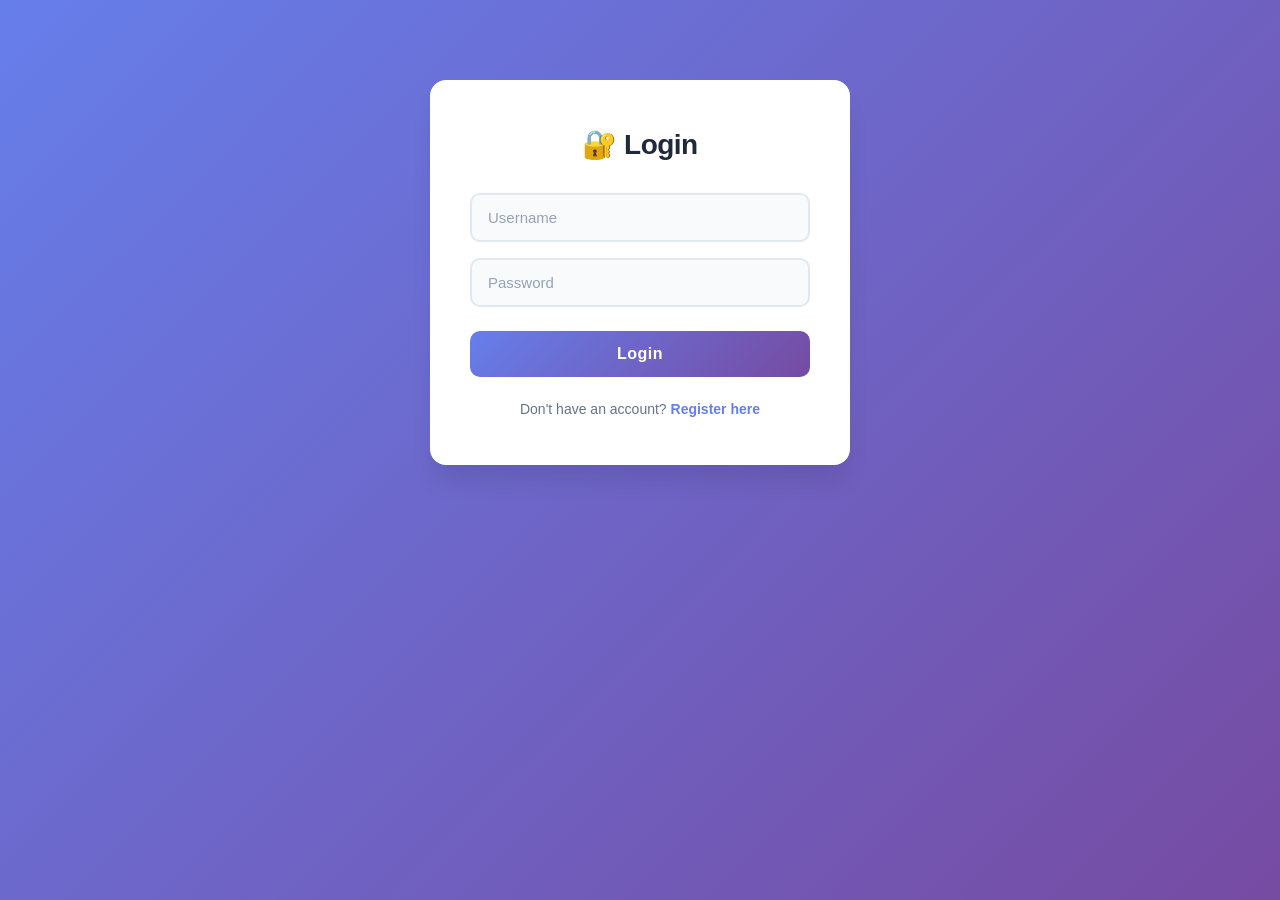
<file: frontend/index.html>
<!DOCTYPE html>
<html>
<head>
    <meta charset="UTF-8">
    <meta name="viewport" content="width=device-width, initial-scale=1.0">
    <title>Task Manager</title>
    <script>
        // Redirect to login if no token, otherwise go to dashboard
        const token = localStorage.getItem("token");
        if (token) {
            window.location.href = "dashboard.html";
        } else {
            window.location.href = "login.html";
        }
    </script>
</head>
<body>
    <p>Loading...</p>
</body>
</html>
</file>
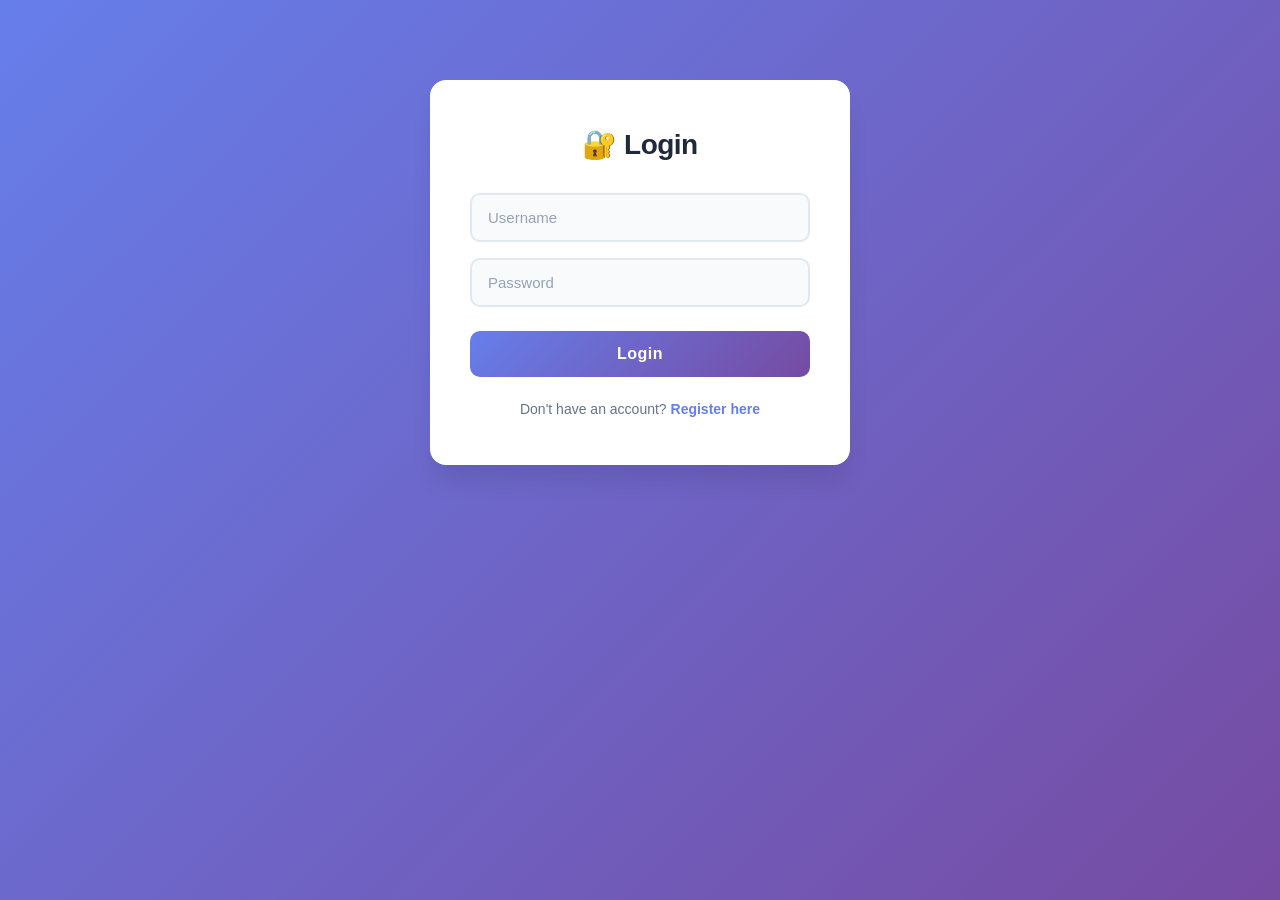
<file: frontend/dashboard.html>
<!DOCTYPE html>
<html>

<head>
<title>Task Manager Dashboard</title>
<link rel="stylesheet" href="style.css">
</head>

<body>

<div class="dashboard-container">

    <!-- HEADER -->
    <div class="header">
        <h1>📋 Task Manager</h1>
        <button class="logout-btn" onclick="logout()">Logout</button>
    </div>

    <!-- STATS SECTION -->
    <div class="stats-container">
        <div class="stat-card">
            <div class="stat-icon">📊</div>
            <div class="stat-number" id="total-tasks">0</div>
            <div class="stat-label">Total Tasks</div>
        </div>
        <div class="stat-card">
            <div class="stat-icon">✅</div>
            <div class="stat-number" id="completed-tasks">0</div>
            <div class="stat-label">Completed</div>
        </div>
        <div class="stat-card">
            <div class="stat-icon">⏳</div>
            <div class="stat-number" id="pending-tasks">0</div>
            <div class="stat-label">Pending</div>
        </div>
    </div>

    <!-- ADD TASK SECTION -->
    <div class="add-task-section">
        <h2>➕ Add New Task</h2>
        <div class="task-input-group">
            <input type="text" id="title" placeholder="What needs to be done?">
            <select id="priority">
                <option value="LOW">Low Priority</option>
                <option value="MEDIUM" selected>Medium Priority</option>
                <option value="HIGH">High Priority</option>
            </select>
            <button class="add-btn" onclick="createTask()">Add Task</button>
        </div>
    </div>

    <!-- TASKS SECTION -->
    <div class="tasks-section">
        <h2>📝 Your Tasks</h2>
        <ul class="tasks-list" id="tasks"></ul>
        <div class="empty-state" id="empty-state" style="display: none;">
            <div class="empty-state-icon">🎉</div>
            <p>No tasks yet! Add one above to get started.</p>
        </div>
    </div>

</div>

<script src="script.js"></script>

<script>
window.onload = loadTasks;
</script>

</body>

</html>
</file>
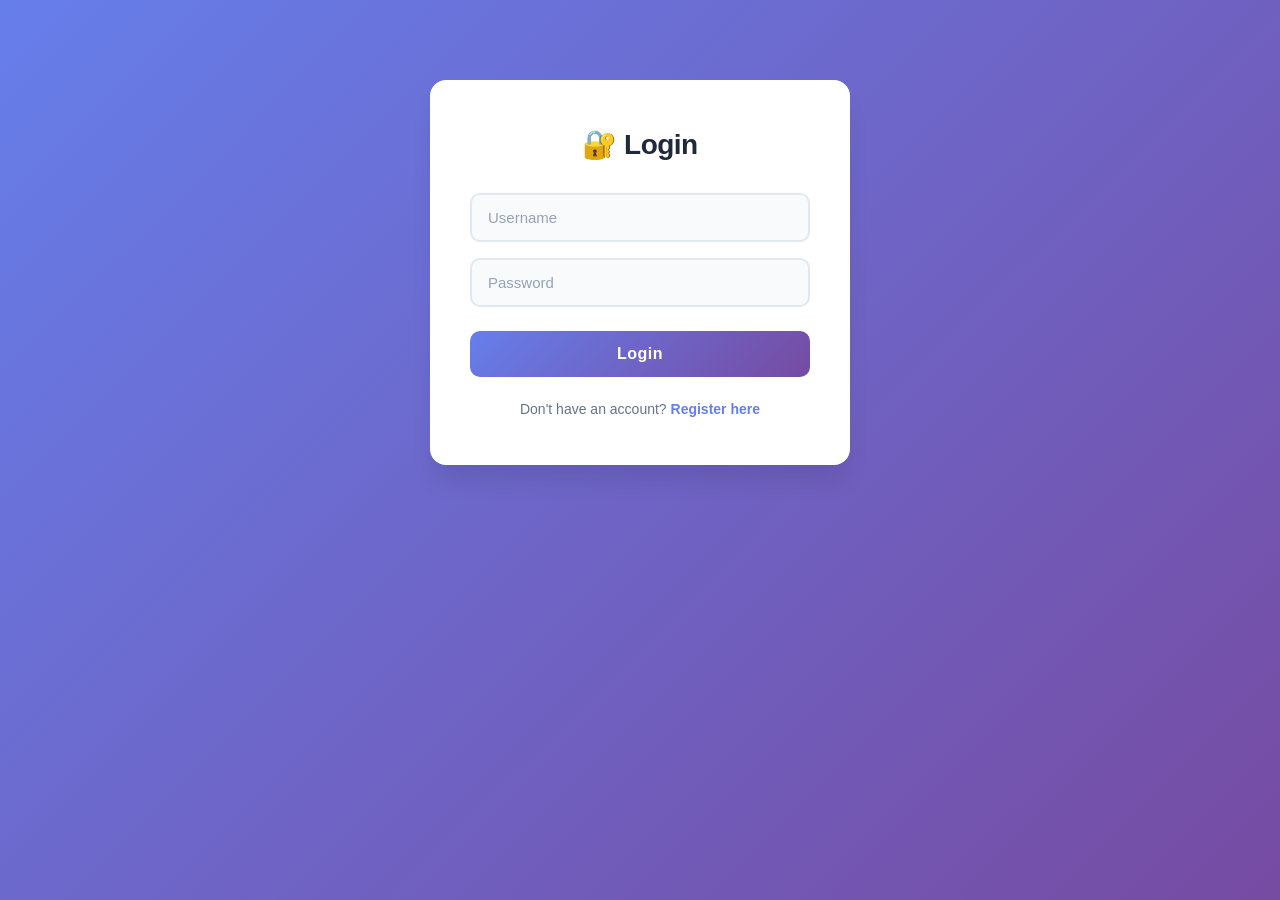
<file: frontend/login.html>
<!DOCTYPE html>
<html>

<head>
<title>Login</title>
<link rel="stylesheet" href="style.css">
</head>

<body>

<div class="auth-container">
    <h2>🔐 Login</h2>
    
    <input type="text" id="username" placeholder="Username">
    <input type="password" id="password" placeholder="Password">
    
    <button onclick="login()">Login</button>
    
    <p>Don't have an account? <a href="register.html">Register here</a></p>
</div>

<script src="script.js"></script>

</body>

</html>
</file>
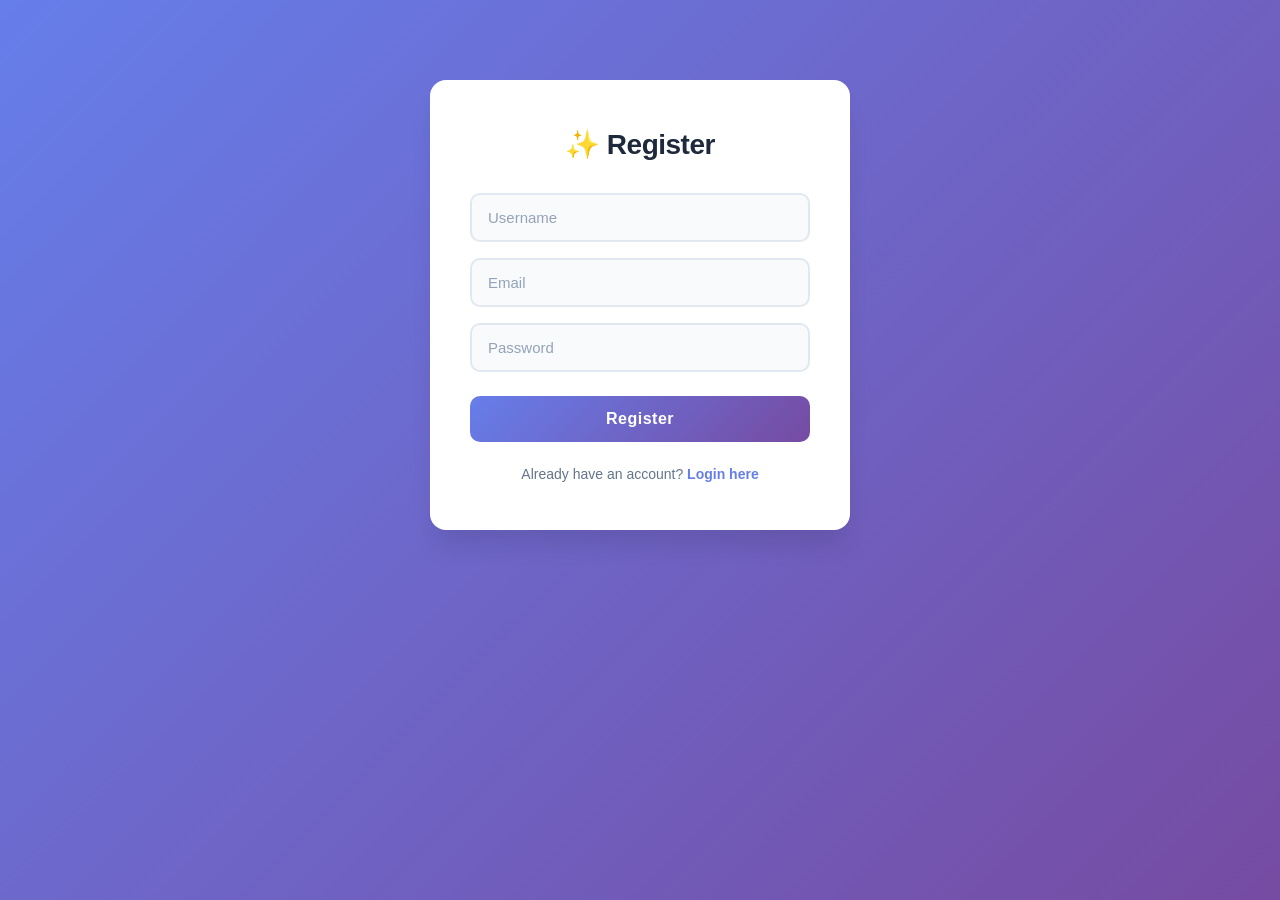
<file: frontend/register.html>
<!DOCTYPE html>
<html>

<head>
<title>Register</title>
<link rel="stylesheet" href="style.css">
</head>

<body>

<div class="auth-container">
    <h2>✨ Register</h2>
    
    <input type="text" id="reg_username" placeholder="Username">
    <input type="email" id="reg_email" placeholder="Email">
    <input type="password" id="reg_password" placeholder="Password">
    
    <button onclick="register()">Register</button>
    
    <p>Already have an account? <a href="login.html">Login here</a></p>
</div>

<script src="script.js"></script>

</body>

</html>
</file>
<file: frontend/style.css>
* {
    margin: 0;
    padding: 0;
    box-sizing: border-box;
}

:root {
    --primary-color: #667eea;
    --secondary-color: #764ba2;
    --success-color: #10b981;
    --danger-color: #ef4444;
    --warning-color: #f59e0b;
    --info-color: #3b82f6;
    --light-bg: #f8fafc;
    --dark-text: #1e293b;
    --medium-text: #64748b;
    --light-text: #94a3b8;
    --border-color: #e2e8f0;
    --shadow-sm: 0 1px 2px 0 rgba(0, 0, 0, 0.05);
    --shadow-md: 0 4px 6px -1px rgba(0, 0, 0, 0.1);
    --shadow-lg: 0 10px 15px -3px rgba(0, 0, 0, 0.1);
    --shadow-xl: 0 20px 25px -5px rgba(0, 0, 0, 0.1);
    --transition: all 0.3s cubic-bezier(0.4, 0, 0.2, 1);
}

body {
    font-family: -apple-system, BlinkMacSystemFont, 'Segoe UI', 'Roboto', 'Oxygen',
        'Ubuntu', 'Cantarell', 'Fira Sans', 'Droid Sans', 'Helvetica Neue',
        sans-serif;
    -webkit-font-smoothing: antialiased;
    -moz-osx-font-smoothing: grayscale;
    background: linear-gradient(135deg, #667eea 0%, #764ba2 100%);
    min-height: 100vh;
    padding: 20px;
    color: var(--dark-text);
}

/* ========== AUTHENTICATION PAGES ========== */
.auth-container {
    max-width: 420px;
    margin: 60px auto;
    background: white;
    padding: 48px 40px;
    border-radius: 16px;
    box-shadow: var(--shadow-xl);
    backdrop-filter: blur(10px);
}

.auth-container h2 {
    color: var(--dark-text);
    margin-bottom: 32px;
    text-align: center;
    font-size: 28px;
    font-weight: 700;
    letter-spacing: -0.5px;
}

.auth-container input,
.auth-container select {
    width: 100%;
    padding: 14px 16px;
    margin-bottom: 16px;
    border: 2px solid var(--border-color);
    border-radius: 10px;
    font-size: 15px;
    background-color: var(--light-bg);
    color: var(--dark-text);
    transition: var(--transition);
}

.auth-container input::placeholder {
    color: var(--light-text);
}

.auth-container input:hover,
.auth-container select:hover {
    border-color: var(--primary-color);
    background-color: white;
}

.auth-container input:focus,
.auth-container select:focus {
    outline: none;
    border-color: var(--primary-color);
    background-color: white;
    box-shadow: 0 0 0 3px rgba(102, 126, 234, 0.1);
}

.auth-container button {
    width: 100%;
    padding: 14px 24px;
    background: linear-gradient(135deg, var(--primary-color) 0%, var(--secondary-color) 100%);
    color: white;
    border: none;
    border-radius: 10px;
    font-size: 16px;
    font-weight: 600;
    cursor: pointer;
    transition: var(--transition);
    margin-top: 8px;
    letter-spacing: 0.5px;
}

.auth-container button:hover {
    transform: translateY(-2px);
    box-shadow: 0 12px 24px rgba(102, 126, 234, 0.4);
}

.auth-container button:active {
    transform: translateY(0);
}

.auth-container p {
    text-align: center;
    margin-top: 24px;
    color: var(--medium-text);
    font-size: 14px;
}

.auth-container a {
    color: var(--primary-color);
    text-decoration: none;
    font-weight: 600;
    transition: var(--transition);
}

.auth-container a:hover {
    color: var(--secondary-color);
    text-decoration: underline;
}

/* ========== DASHBOARD ========== */
.dashboard-container {
    max-width: 1400px;
    margin: 0 auto;
}

.header {
    display: flex;
    justify-content: space-between;
    align-items: center;
    margin-bottom: 48px;
    color: white;
    padding-bottom: 24px;
    border-bottom: 2px solid rgba(255, 255, 255, 0.1);
}

.header h1 {
    font-size: 36px;
    font-weight: 800;
    letter-spacing: -1px;
}

.logout-btn {
    background: rgba(255, 255, 255, 0.15);
    color: white;
    border: 2px solid rgba(255, 255, 255, 0.3);
    padding: 12px 24px;
    border-radius: 10px;
    cursor: pointer;
    transition: var(--transition);
    font-weight: 600;
    font-size: 14px;
    letter-spacing: 0.5px;
}

.logout-btn:hover {
    background: white;
    color: var(--primary-color);
    border-color: white;
    box-shadow: 0 8px 16px rgba(0, 0, 0, 0.2);
}

.logout-btn:active {
    transform: scale(0.98);
}

/* ========== STATS SECTION ========== */
.stats-container {
    display: grid;
    grid-template-columns: repeat(auto-fit, minmax(280px, 1fr));
    gap: 24px;
    margin-bottom: 48px;
}

.stat-card {
    background: white;
    padding: 32px;
    border-radius: 16px;
    box-shadow: var(--shadow-lg);
    text-align: center;
    transition: var(--transition);
    border: 1px solid transparent;
    position: relative;
    overflow: hidden;
}

.stat-card::before {
    content: '';
    position: absolute;
    top: 0;
    left: 0;
    right: 0;
    height: 3px;
    background: linear-gradient(90deg, var(--primary-color), var(--secondary-color));
    transform: scaleX(0);
    transition: var(--transition);
}

.stat-card:hover {
    transform: translateY(-8px);
    box-shadow: var(--shadow-xl);
    border-color: var(--primary-color);
}

.stat-card:hover::before {
    transform: scaleX(1);
}

.stat-icon {
    font-size: 40px;
    margin-bottom: 16px;
    animation: bounce 2s infinite;
}

@keyframes bounce {
    0%, 100% { transform: translateY(0); }
    50% { transform: translateY(-8px); }
}

.stat-number {
    font-size: 40px;
    font-weight: 800;
    color: var(--primary-color);
    margin-bottom: 8px;
    letter-spacing: -1px;
}

.stat-label {
    color: var(--medium-text);
    font-size: 13px;
    text-transform: uppercase;
    letter-spacing: 1.5px;
    font-weight: 600;
}

/* ========== ADD TASK SECTION ========== */
.add-task-section {
    background: white;
    padding: 36px;
    border-radius: 16px;
    box-shadow: var(--shadow-lg);
    margin-bottom: 48px;
    border: 2px solid var(--border-color);
}

.add-task-section h2 {
    color: var(--dark-text);
    margin-bottom: 24px;
    font-size: 22px;
    font-weight: 700;
    letter-spacing: -0.5px;
}

.task-input-group {
    display: grid;
    grid-template-columns: 1fr 200px 150px;
    gap: 12px;
    align-items: center;
}

.task-input-group input,
.task-input-group select {
    padding: 14px 16px;
    border: 2px solid var(--border-color);
    border-radius: 10px;
    font-size: 15px;
    background-color: var(--light-bg);
    color: var(--dark-text);
    transition: var(--transition);
}

.task-input-group input::placeholder {
    color: var(--light-text);
}

.task-input-group input:hover,
.task-input-group select:hover {
    border-color: var(--primary-color);
    background-color: white;
}

.task-input-group input:focus,
.task-input-group select:focus {
    outline: none;
    border-color: var(--primary-color);
    background-color: white;
    box-shadow: 0 0 0 3px rgba(102, 126, 234, 0.1);
}

.add-btn {
    padding: 14px 28px;
    background: linear-gradient(135deg, var(--primary-color) 0%, var(--secondary-color) 100%);
    color: white;
    border: none;
    border-radius: 10px;
    font-weight: 600;
    cursor: pointer;
    transition: var(--transition);
    font-size: 15px;
    letter-spacing: 0.5px;
    height: 46px;
}

.add-btn:hover {
    transform: translateY(-2px);
    box-shadow: 0 12px 24px rgba(102, 126, 234, 0.4);
}

.add-btn:active {
    transform: translateY(0);
}

/* ========== TASKS SECTION ========== */
.tasks-section {
    background: white;
    padding: 36px;
    border-radius: 16px;
    box-shadow: var(--shadow-lg);
    border: 2px solid var(--border-color);
    min-height: 300px;
}

.tasks-section h2 {
    color: var(--dark-text);
    margin-bottom: 28px;
    font-size: 22px;
    font-weight: 700;
    letter-spacing: -0.5px;
    display: flex;
    align-items: center;
    gap: 10px;
}

.tasks-list {
    list-style: none;
    display: flex;
    flex-direction: column;
    gap: 16px;
}

.task-card {
    display: flex;
    align-items: center;
    justify-content: space-between;
    padding: 24px;
    border: 2px solid var(--border-color);
    border-radius: 12px;
    background: var(--light-bg);
    transition: var(--transition);
    position: relative;
    overflow: hidden;
}

.task-card::before {
    content: '';
    position: absolute;
    left: 0;
    top: 0;
    bottom: 0;
    width: 4px;
    background: linear-gradient(180deg, var(--primary-color), var(--secondary-color));
    transform: scaleY(0);
    transform-origin: top;
    transition: var(--transition);
}

.task-card:hover::before {
    transform: scaleY(1);
}

.task-card:hover {
    background: white;
    border-color: var(--primary-color);
    box-shadow: var(--shadow-md);
    transform: translateX(4px);
}

.task-card.completed {
    opacity: 0.7;
    background: #f0fdf4;
    border-color: var(--success-color);
}

.task-card.completed::before {
    background: var(--success-color);
}

.task-card.completed .task-title {
    text-decoration: line-through;
    color: var(--light-text);
}

.task-card.high-priority {
    border-top: 3px solid var(--danger-color);
}

.task-card.medium-priority {
    border-top: 3px solid var(--warning-color);
}

.task-card.low-priority {
    border-top: 3px solid var(--success-color);
}

.task-content {
    display: flex;
    align-items: center;
    gap: 16px;
    flex: 1;
}

.complete-btn {
    background: none;
    border: none;
    font-size: 26px;
    cursor: pointer;
    transition: var(--transition);
    padding: 8px;
    display: flex;
    align-items: center;
    justify-content: center;
    min-width: 44px;
    min-height: 44px;
    border-radius: 8px;
}

.complete-btn:hover {
    transform: scale(1.2);
    background-color: rgba(16, 185, 129, 0.1);
}

.task-info {
    flex: 1;
}

.task-title {
    font-size: 16px;
    color: var(--dark-text);
    font-weight: 600;
    margin-bottom: 8px;
    letter-spacing: -0.3px;
}

.task-meta {
    display: flex;
    gap: 12px;
    font-size: 12px;
    color: var(--light-text);
    flex-wrap: wrap;
}

.priority-badge {
    display: inline-flex;
    align-items: center;
    padding: 4px 12px;
    border-radius: 8px;
    font-weight: 700;
    font-size: 11px;
    text-transform: uppercase;
    letter-spacing: 0.5px;
    border: 1px solid;
}

.priority-high {
    background: #fee2e2;
    color: #991b1b;
    border-color: #fca5a5;
}

.priority-medium {
    background: #fef3c7;
    color: #92400e;
    border-color: #fcd34d;
}

.priority-low {
    background: #dcfce7;
    color: #166534;
    border-color: #86efac;
}

.status-badge {
    display: inline-flex;
    align-items: center;
    padding: 4px 12px;
    border-radius: 8px;
    font-weight: 700;
    font-size: 11px;
    text-transform: uppercase;
    letter-spacing: 0.5px;
    border: 1px solid;
}

.status-pending {
    background: #dbeafe;
    color: #1e40af;
    border-color: #93c5fd;
}

.status-in-progress {
    background: #fef3c7;
    color: #92400e;
    border-color: #fcd34d;
}

.status-completed {
    background: #dcfce7;
    color: #166534;
    border-color: #86efac;
}

.task-actions {
    display: flex;
    gap: 10px;
    align-items: center;
}

.delete-btn {
    background: transparent;
    color: var(--danger-color);
    border: 2px solid var(--danger-color);
    padding: 8px 16px;
    border-radius: 8px;
    cursor: pointer;
    font-size: 13px;
    transition: var(--transition);
    font-weight: 600;
    letter-spacing: 0.5px;
    display: flex;
    align-items: center;
    gap: 6px;
}

.delete-btn:hover {
    background: var(--danger-color);
    color: white;
    box-shadow: 0 8px 16px rgba(239, 68, 68, 0.3);
    transform: translateY(-2px);
}

.delete-btn:active {
    transform: translateY(0);
}

.empty-state {
    text-align: center;
    padding: 64px 32px;
    color: var(--light-text);
}

.empty-state p {
    font-size: 16px;
    margin-bottom: 16px;
    font-weight: 500;
}

.empty-state-icon {
    font-size: 64px;
    margin-bottom: 24px;
    animation: float 3s ease-in-out infinite;
}

@keyframes float {
    0%, 100% { transform: translateY(0px); }
    50% { transform: translateY(-20px); }
}

/* ========== RESPONSIVE ========== */
@media (max-width: 1024px) {
    .task-input-group {
        grid-template-columns: 1fr;
        gap: 12px;
    }

    .add-btn {
        width: 100%;
    }

    .stats-container {
        grid-template-columns: repeat(2, 1fr);
    }
}

@media (max-width: 768px) {
    .header {
        flex-direction: column;
        gap: 16px;
        align-items: flex-start;
        margin-bottom: 32px;
    }

    .header h1 {
        font-size: 28px;
    }

    .logout-btn {
        width: 100%;
        text-align: center;
    }

    .task-card {
        flex-direction: column;
        align-items: flex-start;
        padding: 16px;
    }

    .task-actions {
        width: 100%;
        margin-top: 12px;
    }

    .delete-btn {
        flex-grow: 1;
        justify-content: center;
    }

    .stats-container {
        grid-template-columns: 1fr;
        gap: 16px;
    }

    .add-task-section {
        padding: 20px;
    }

    .tasks-section {
        padding: 20px;
    }

    .stat-card {
        padding: 24px;
    }

    .stat-number {
        font-size: 32px;
    }

    .stat-icon {
        font-size: 32px;
    }
}
</file>
